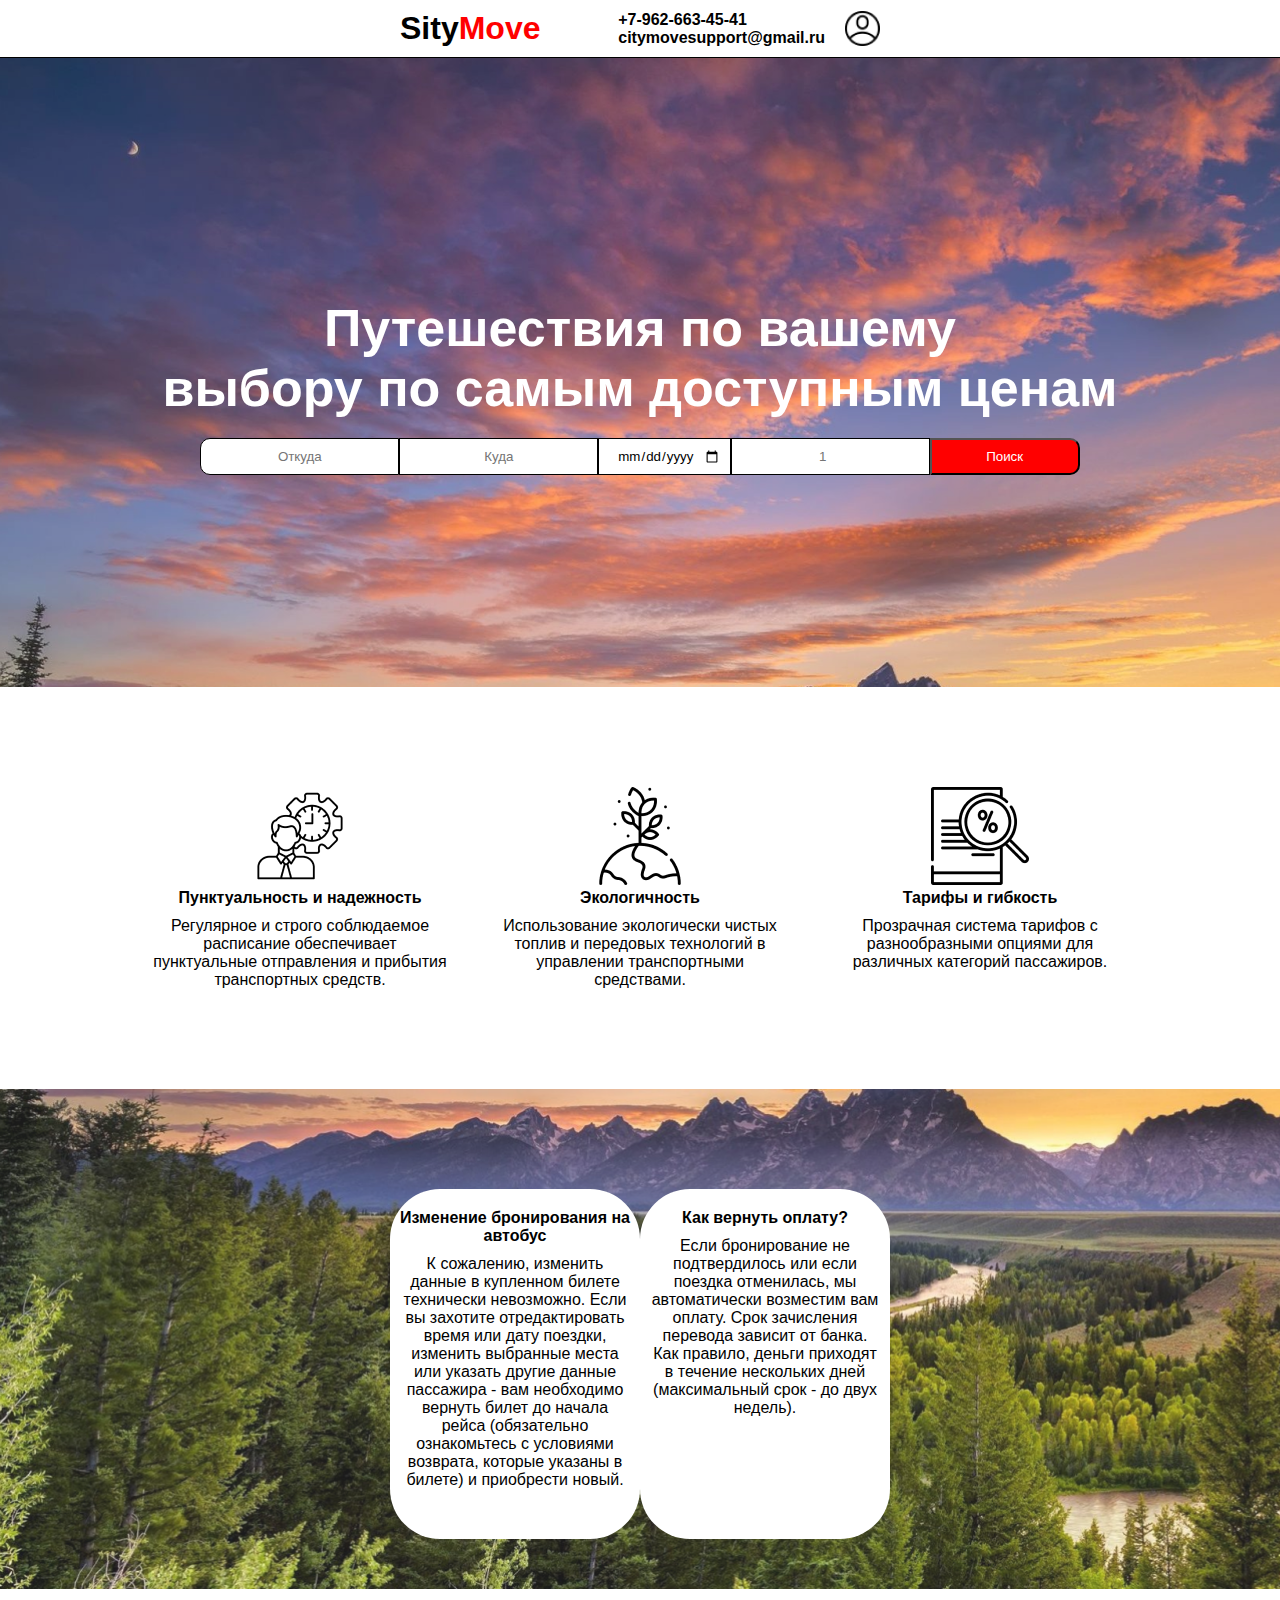
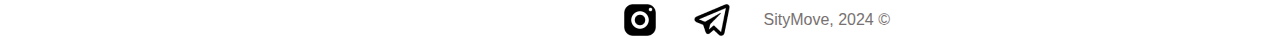
<file: index.html>
<!DOCTYPE html>
<html lang="en">
<head>
    <meta charset="UTF-8">
    <meta name="viewport" content="width=device-width, initial-scale=1.0">
    <title>SityMove</title>
    <link rel="stylesheet" href="css/style.css">
</head>
<body>
    <!-- Навигация страницы -->
    <header>
        <div class="header">
            <div class="logo">
                <a href="indexmain.html"><h1 class="logo_h1">Sity<span class="logo_span">Move</span></h1></a>
            </div>
            <div class="nav">
                <div class="contact">
                    <p class="info">+7-962-663-45-41</p>
                    <p class="info">citymovesupport@gmail.ru</p>
                </div>
                <button class="profile_img" onclick="openNav()"></button>
            </div>
        </div>
        <div class="overlai">
            <div class="overlai_nav">
                <button onclick="openLog()">Вход</button>
                <button onclick="openReg()">Регистрация</button>
            </div>
        </div>
        <div class="registration">
            <div class="registrationblock ">
                <form id="regForm">
                     <div class="name_reg">Регистрация</div>
                <div class="box_name">
                    <p>Введите почту</p>
                    <input type="email" id="regEmail">
                </div>
                <div class="box_name">
                    <p>Имя</p>
                    <input type="text" id="regName">
                </div>
                <div class="box_name">
                    <p>Фамилия</p>
                    <input type="text" id="regFam">
                </div>
                <div class="box_name">
                    <p>Дата рождения</p>
                    <input type="text" id="regDate">
                </div>
                <div class="box_name">
                    <p>Пароль</p>
                    <input type="password" id="regPassword">
                </div>
                <button type="submit" class="box_name_btn">Зарегистрироваться</button>
                </form>
            </div>
        </div>
        <div class="login">
            <div class="loginnblock ">
                <form id="loginForm">
                     <div class="name_reg">Вход</div>
                <div class="box_name">
                    <p>Введите почту</p>
                    <input type="email" id="email" required>
                </div>
                <div class="box_name">
                    <p>Пароль</p>
                    <input type="password" id="password" required>
                </div>
                <button type="submit" class="box_name_btn">Войти</button>
                </form>
            </div>
        </div>
    </header>
    <!-- Главная страница -->
    <section>
        
        <div class="main">
            <div class="slogan">
                <h1 class="slogan_h1">Путешествия по вашему</h1>
                <h1 class="slogan_h1">выбору по самым доступным ценам</h1>
            </div>
            <form action="" id="SearchForm">
                <div class="table">
                <input type="text" placeholder="Откуда" class="input_table one" id="departureCity">
                <input type="text" placeholder="Куда" class="input_table" id="arrivalCity">
                <input type="date" class="input_table date" id="date">
                <input type="number" placeholder="1" class="input_table" id="inputSearch">
                <button class="input_table_link" type="submit" >Поиск</button>
            </div>
            </form>
            
        </div>
        <div class="about">
            <div class="card">
                <div class="card_item">
                    <img src="img/image 7.png" alt="">
                    <h4>Пунктуальность и надежность</h4>
                    <p class="card_text">Регулярное и строго соблюдаемое 
                        расписание обеспечивает 
                        пунктуальные отправления и прибытия 
                        транспортных средств.</p>
                </div>
                <div class="card_item">
                    <img src="img/image 8.png" alt="">
                    <h4>Экологичность</h4>
                    <p class="card_text">Использование экологически чистых 
                        топлив и передовых технологий
                        в управлении транспортными средствами.</p>
                </div>
                <div class="card_item">
                    <img src="img/image 9.png" alt="">
                    <h4>Тарифы и гибкость</h4>
                    <p class="card_text">Прозрачная система тарифов 
                        с разнообразными опциями для 
                        различных категорий пассажиров.</p>
                </div>
            </div>
        </div>
        <div class="information">
            <div class="information_card">
                <div class="card_info">
                    <h4>Изменение бронирования на автобус</h4>
                    <p class="text_card_info">
                        К сожалению, изменить данные 
                        в купленном билете 
                        технически невозможно.

                        Если вы захотите отредактировать время
                        или дату поездки, 
                        изменить выбранные места 
                        или указать другие данные 
                        пассажира - вам необходимо вернуть 
                        билет до начала рейса (обязательно 
                        ознакомьтесь с условиями возврата,
                        которые указаны в билете) и 
                        приобрести новый.
                    </p>
                </div>
                <div class="card_info">
                    <h4>Как вернуть оплату?</h4>
                    <p class="text_card_info">
                        Если бронирование не подтвердилось 
                        или если поездка отменилась, 
                        мы автоматически возместим
                        вам оплату.

                        Срок зачисления перевода
                        зависит от банка. 
                        Как правило, деньги приходят 
                        в течение нескольких дней 
                        (максимальный срок - до двух недель).
                    </p>
                </div>
            </div>
        </div>
    </section>
    <footer>
        <div class="footer">
            <img class="footer_img" src="img/image 14.png" alt="">
            <img class="footer_img" src="img/image 15.png" alt="">
            <p class="footer_text">SityMove, 2024 ©</p>
        </div>
    </footer>
    <script src="js/script.js"></script>
</body>
</html>
</file>
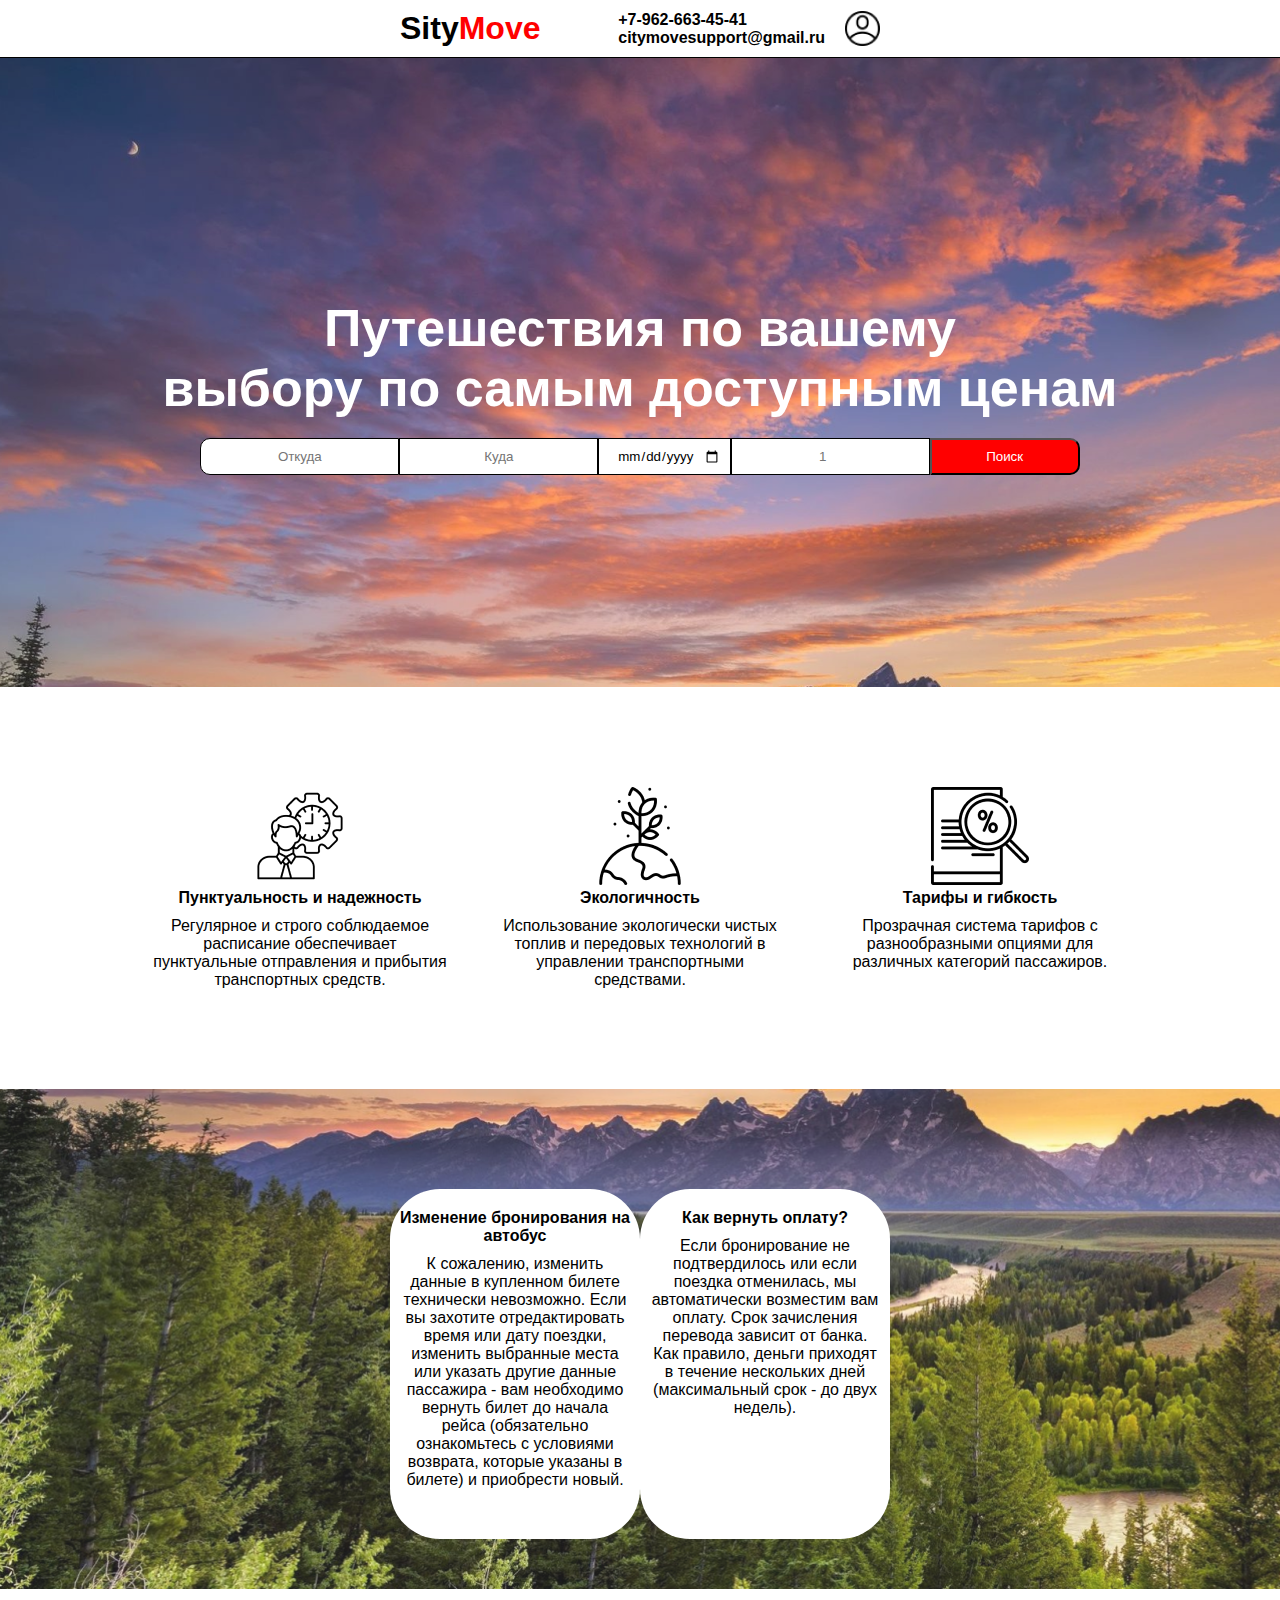
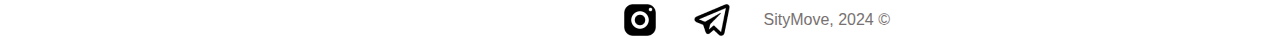
<file: indexmain.html>
<!DOCTYPE html>
<html lang="en">
<head>
    <meta charset="UTF-8">
    <meta name="viewport" content="width=device-width, initial-scale=1.0">
    <title>SityMove</title>
    <link rel="stylesheet" href="css/style.css">
</head>
<body>
    <!-- Навигация страницы -->
    <header>
        <div class="header">
            <div class="logo">
                <a href="../index.html"><h1 class="logo_h1">Sity<span class="logo_span">Move</span></h1></a>
            </div>
            <div class="nav">
                <div class="contact">
                    <p class="info">+7-962-663-45-41</p>
                    <p class="info">citymovesupport@gmail.ru</p>
                </div>
                <button class="profile_img" onclick="openNav()"></button>
            </div>
        </div>
        <div class="overlai">
            <div class="overlai_nav">
                <a href="html/LK.html">Личный кабинет</a>
                <a href="indexmain.html">Выход</a>
            </div>
           
        </div>
    </header>
    <!-- Главная страница -->
    <section>
        
        <div class="main">
            <div class="slogan">
                <h1 class="slogan_h1">Путешествия по вашему</h1>
                <h1 class="slogan_h1">выбору по самым доступным ценам</h1>
            </div>
            <form action="">
                <div class="table">
                <input type="text" placeholder="Откуда" class="input_table one" id="inputSearch">
                <input type="text" placeholder="Куда" class="input_table" id="inputSearch">
                <input type="date" class="input_table date" id="inputSearch">
                <input type="number" placeholder="1" class="input_table" id="inputSearch">
                <button class="input_table_link" type="submit" onclick="openSearchPage()">Поиск</button>
            </div>
            </form>
            
        </div>
        <div class="about">
            <div class="card">
                <div class="card_item">
                    <img src="img/image 7.png" alt="">
                    <h4>Пунктуальность и надежность</h4>
                    <p class="card_text">Регулярное и строго соблюдаемое 
                        расписание обеспечивает 
                        пунктуальные отправления и прибытия 
                        транспортных средств.</p>
                </div>
                <div class="card_item">
                    <img src="img/image 8.png" alt="">
                    <h4>Экологичность</h4>
                    <p class="card_text">Использование экологически чистых 
                        топлив и передовых технологий
                        в управлении транспортными средствами.</p>
                </div>
                <div class="card_item">
                    <img src="img/image 9.png" alt="">
                    <h4>Тарифы и гибкость</h4>
                    <p class="card_text">Прозрачная система тарифов 
                        с разнообразными опциями для 
                        различных категорий пассажиров.</p>
                </div>
            </div>
        </div>
        <div class="information">
            <div class="information_card">
                <div class="card_info">
                    <h4>Изменение бронирования на автобус</h4>
                    <p class="text_card_info">
                        К сожалению, изменить данные 
                        в купленном билете 
                        технически невозможно.

                        Если вы захотите отредактировать время
                        или дату поездки, 
                        изменить выбранные места 
                        или указать другие данные 
                        пассажира - вам необходимо вернуть 
                        билет до начала рейса (обязательно 
                        ознакомьтесь с условиями возврата,
                        которые указаны в билете) и 
                        приобрести новый.
                    </p>
                </div>
                <div class="card_info">
                    <h4>Как вернуть оплату?</h4>
                    <p class="text_card_info">
                        Если бронирование не подтвердилось 
                        или если поездка отменилась, 
                        мы автоматически возместим
                        вам оплату.

                        Срок зачисления перевода
                        зависит от банка. 
                        Как правило, деньги приходят 
                        в течение нескольких дней 
                        (максимальный срок - до двух недель).
                    </p>
                </div>
            </div>
        </div>
    </section>
    <footer>
        <div class="footer">
            <img class="footer_img" src="img/image 14.png" alt="">
            <img class="footer_img" src="img/image 15.png" alt="">
            <p class="footer_text">SityMove, 2024 ©</p>
        </div>
    </footer>
    <script src="js/script.js"></script>
</body>
</html>
</file>
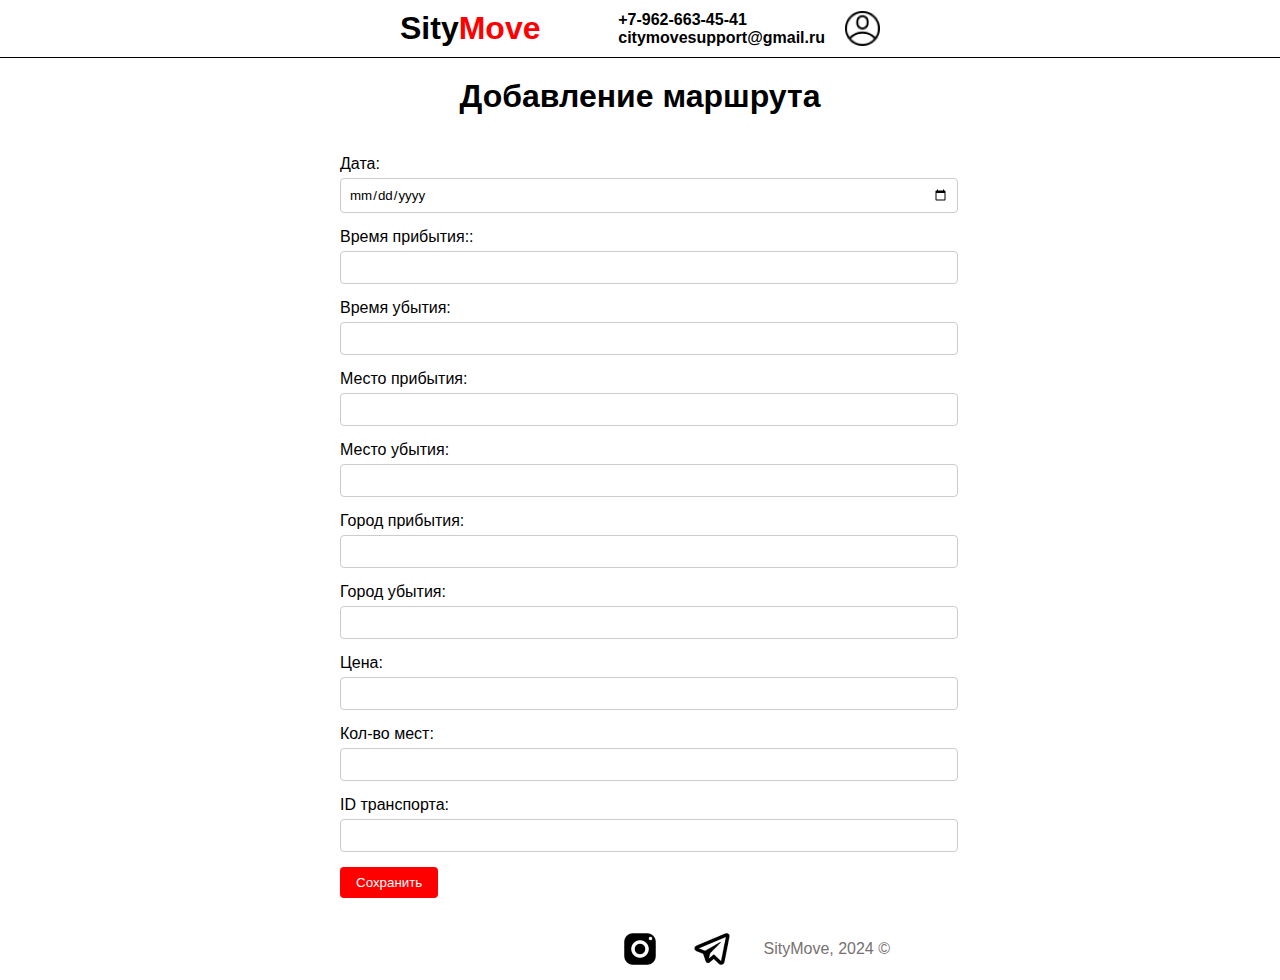
<file: html/addmarshrut.html>
<!DOCTYPE html>
<html lang="en">
<head>
    <meta charset="UTF-8">
    <meta name="viewport" content="width=device-width, initial-scale=1.0">
    <title>SityMove</title>
    <link rel="stylesheet" href="../css/style.css">
</head>
<body>
    <header>
        <div class="header">
            <div class="logo">
                <a href="../indexmain.html"><h1 class="logo_h1">Sity<span class="logo_span">Move</span></h1></a>
            </div>
            <div class="nav">
                <div class="contact">
                    <p class="info">+7-962-663-45-41</p>
                    <p class="info">citymovesupport@gmail.ru</p>
                </div>
                <button class="profile_img"></button>
            </div>
        </div>
    </header>
    <h1 class="text12">Добавление маршрута</h1>
    <div class="container1">
        <form id="addForm" action="/submit" method="post">
            <div class="form-group">
                <label for="date">Дата:</label>
                <input class="textarea" type="date" id="date" name="Date" class="form-control" required>
            </div>
    
            <div class="form-group">
                <label for="arrivalTime">Время прибытия::</label>
                <input class="textarea" type="text" id="arrivalTime" name="ArrivalTime" class="form-control" required>
            </div>
    
            <div class="form-group">
                <label for="departureTime">Время убытия:</label>
                <input class="textarea" type="text" id="departureTime" name="DepartureTime" class="form-control" required>
            </div>
    
            <div class="form-group">
                <label for="placeArrival">Место прибытия:</label>
                <input class="textarea" type="text" id="placeArrival" name="PlaceArrival" class="form-control" required>
            </div>
    
            <div class="form-group">
                <label for="placeDeparture">Место убытия:</label>
                <input class="textarea" type="text" id="placeDeparture" name="PlaceDeparture" class="form-control" required>
            </div>
    
            <div class="form-group">
                <label for="cityArrival">Город прибытия:</label>
                <input class="textarea" type="text" id="cityArrival" name="СityArrival" class="form-control" required>
            </div>
    
            <div class="form-group">
                <label for="cityDeparture">Город убытия:</label>
                <input class="textarea" type="text" id="cityDeparture" name="CityDeparture" class="form-control" required>
            </div>
    
            <div class="form-group">
                <label for="cost">Цена:</label>
                <input class="textarea" type="text" id="cost" name="Cost" class="form-control" required>
            </div>
    
            <div class="form-group">
                <label for="numberSeats">Кол-во мест:</label>
                <input class="textarea" type="text" id="numberSeats" name="NumberSeats" class="form-control" required>
            </div>
    
            <div class="form-group">
                <label for="vehicleId">ID транспорта:</label>
                <input class="textarea" type="text" id="vehicleId" name="VehicleId" class="form-control" required>
            </div>
    
            <button type="submit" class="btn btn-primary">Сохранить</button>
        </form>
    </div>
    

    <footer>
        <div class="footer">
            <img class="footer_img" src="../img/image 14.png" alt="">
            <img class="footer_img" src="../img/image 15.png" alt="">
            <p class="footer_text">SityMove, 2024 ©</p>
        </div>
    </footer>

    <script>
        document.getElementById('addForm').addEventListener('submit', function(event) {
                event.preventDefault();

                const date = document.getElementById('date').value;
                const arrivalt = document.getElementById('arrivalTime').value;
                const departuret = document.getElementById('departureTime').value;
                const placea = document.getElementById('placeArrival').value;
                const placed = document.getElementById('placeDeparture').value;
                const citya = document.getElementById('cityArrival').value;
                const cityd = document.getElementById('cityDeparture').value;
                const cost = document.getElementById('cost').value;
                const numbers = document.getElementById('numberSeats').value;
                const vid = document.getElementById('vehicleId').value;

                fetch(`http://85.193.85.147:5000/TransportRoutes/RoutesAdd`, {
                    method: 'POST',
                    headers: {
                        'Content-Type': 'application/json'
                    },
                    body: JSON.stringify({
                        Date: date,
                        ArrivalTime: arrivalt,
                        DepartureTime: departuret,
                        PlaceArrival: placea,
                        PlaceDeparture: placed,
                        CityArrival: citya,
                        CityDeparture: cityd,
                        Cost: cost,
                        NumberSeats: numbers,
                        VehicleId: vid
                    })
                })
                .then(response => {
                    if (response.ok) {
                        alert('Маршрут успешно добавлен');
                        window.location.href = '../html/yprav.html'
                    } else {
                        alert('Ошибка при добавлении маршрута');
                    }
                })
                .catch(error => {
                    console.error('Ошибка:', error);
                    alert('Ошибка при обновлении информации');
                });
            });
    </script>
</body>
</html>
</file>
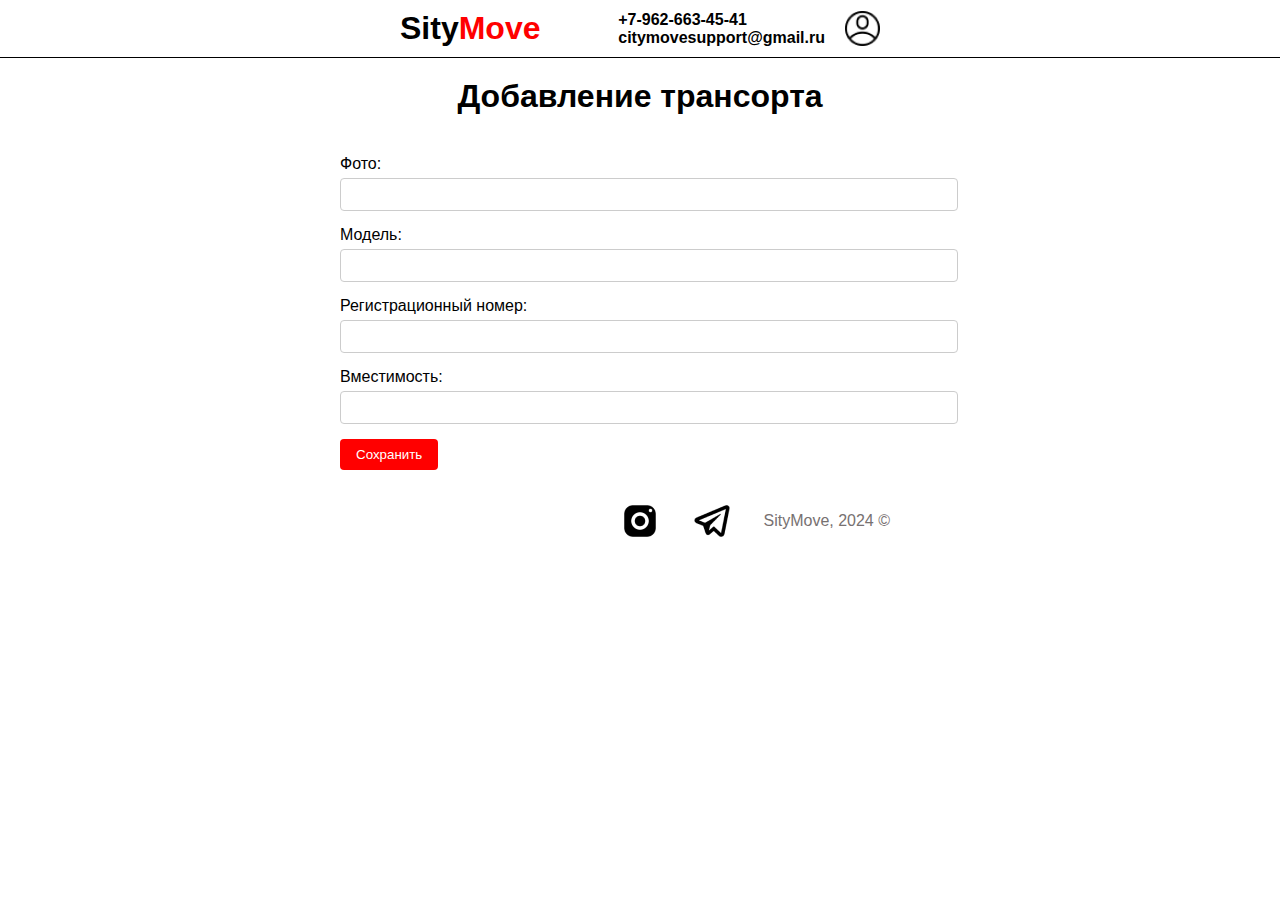
<file: html/addtransport.html>
<!DOCTYPE html>
<html lang="en">
<head>
    <meta charset="UTF-8">
    <meta name="viewport" content="width=device-width, initial-scale=1.0">
    <title>SityMove</title>
    <link rel="stylesheet" href="../css/style.css">
</head>
<body>
    <header>
        <div class="header">
            <div class="logo">
                <a href="../indexmain.html"><h1 class="logo_h1">Sity<span class="logo_span">Move</span></h1></a>
            </div>
            <div class="nav">
                <div class="contact">
                    <p class="info">+7-962-663-45-41</p>
                    <p class="info">citymovesupport@gmail.ru</p>
                </div>
                <button class="profile_img"></button>
            </div>
        </div>
    </header>
    <h1 class="text12">Добавление трансорта</h1>
    <div class="container1">
    <form id="addForm" action="/submit" method="post">
        <div class="form-group">
            <label for="Photo">Фото:</label>
            <input class="textarea" type="text" id="Photo" name="photo" class="form-control" required>
        </div>

        <div class="form-group">
            <label for="Model">Модель:</label>
            <input class="textarea" type="text" id="Model" name="model" class="form-control" required>
        </div>

        <div class="form-group">
            <label for="RegistrationNumber">Регистрационный номер:</label>
            <input class="textarea" type="text" id="RegistrationNumber" name="number" class="form-control" required>
        </div>

        <div class="form-group">
            <label for="Capacity">Вместимость:</label>
            <input class="textarea" type="text" id="Capacity" name="capacity" class="form-control" required>
        </div>

        <button type="submit" class="btn btn-primary">Сохранить</button>
    </form>
    </div>
    

    <footer>
        <div class="footer">
            <img class="footer_img" src="../img/image 14.png" alt="">
            <img class="footer_img" src="../img/image 15.png" alt="">
            <p class="footer_text">SityMove, 2024 ©</p>
        </div>
    </footer>

    <script>
        document.getElementById('addForm').addEventListener('submit', function(event) {
                event.preventDefault();

                const photo = document.getElementById('Photo').value;
                const model = document.getElementById('Model').value;
                const number = document.getElementById('RegistrationNumber').value;
                const capacity = document.getElementById('Capacity').value;

                fetch(`http://85.193.85.147:5000/Vehicles/VehicleAdd`, {
                    method: 'POST',
                    headers: {
                        'Content-Type': 'application/json'
                    },
                    body: JSON.stringify({
                        Photo: photo,
                        Model: model,
                        RegistrationNumber: number,
                        Capacity: parseInt(capacity)
                    })
                })
                .then(response => {
                    if (response.ok) {
                        alert('Трансопрт успешно добавлен');
                        window.location.href = '../html/park.html'
                    } else {
                        alert('Ошибка при добавлении трансопрта');
                    }
                })
                .catch(error => {
                    console.error('Ошибка:', error);
                    alert('Ошибка при обновлении информации');
                });
            });
    </script>
</body>
</html>
</file>
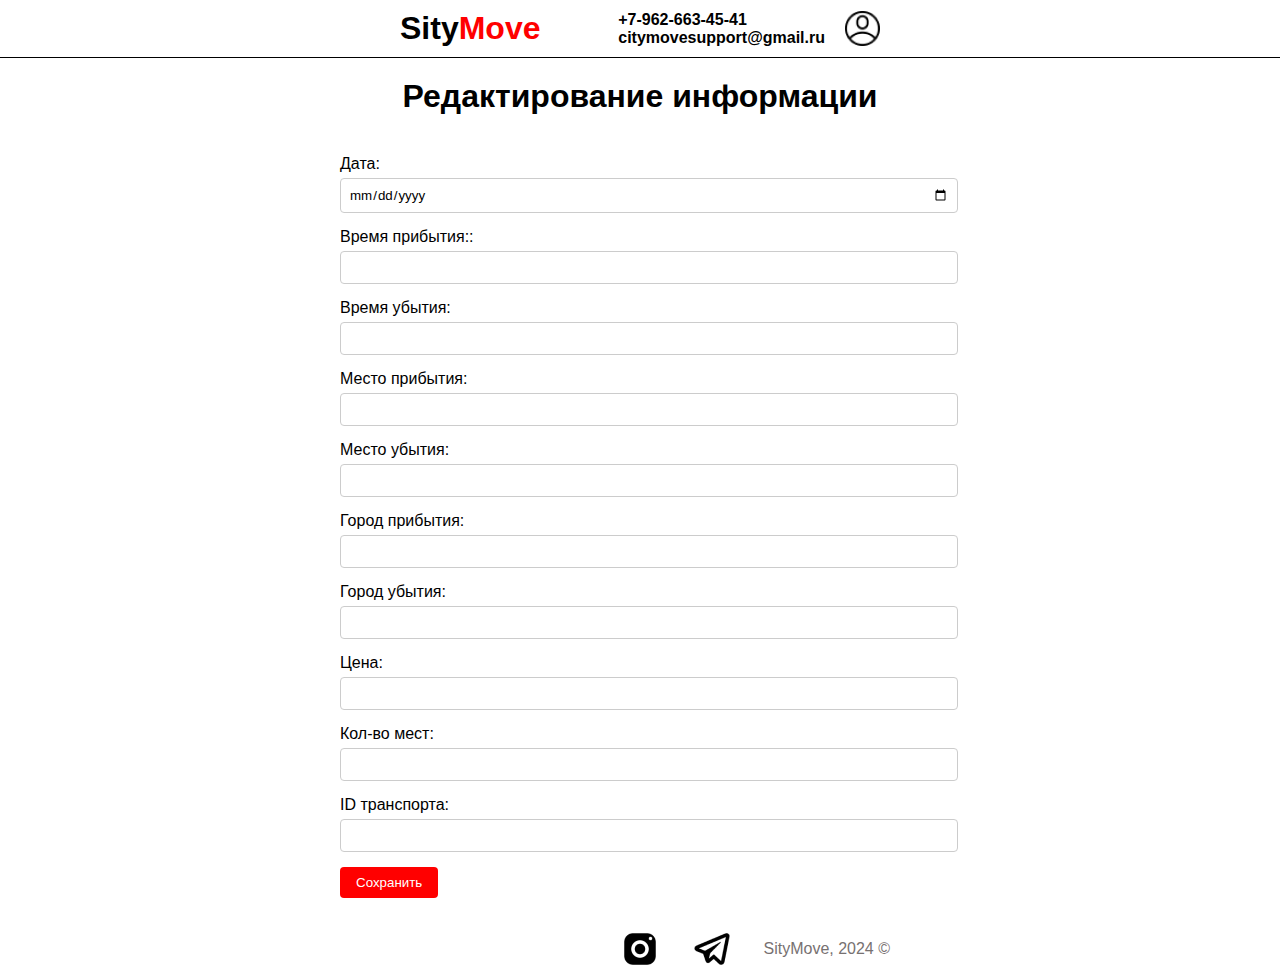
<file: html/editmarshrut.html>
<!DOCTYPE html>
<html lang="en">
<head>
    <meta charset="UTF-8">
    <meta name="viewport" content="width=device-width, initial-scale=1.0">
    <title>SityMove</title>
    <link rel="stylesheet" href="../css/style.css">
</head>
<body>
    <header>
        <div class="header">
            <div class="logo">
                <a href="../indexmain.html"><h1 class="logo_h1">Sity<span class="logo_span">Move</span></h1></a>
            </div>
            <div class="nav">
                <div class="contact">
                    <p class="info">+7-962-663-45-41</p>
                    <p class="info">citymovesupport@gmail.ru</p>
                </div>
                <button class="profile_img"></button>
            </div>
        </div>
    </header>
    <h1 class="text12">Редактирование информации</h1>
    <div class="container1">
    <form id="editForm" action="/submit" method="post">
        <div class="form-group">
            <label for="date">Дата:</label>
            <input class="textarea" type="date" id="date" name="Date" class="form-control" required>
        </div>

        <div class="form-group">
            <label for="arrivalTime">Время прибытия::</label>
            <input class="textarea" type="text" id="arrivalTime" name="ArrivalTime" class="form-control" required>
        </div>

        <div class="form-group">
            <label for="departureTime">Время убытия:</label>
            <input class="textarea" type="text" id="departureTime" name="DepartureTime" class="form-control" required>
        </div>

        <div class="form-group">
            <label for="placeArrival">Место прибытия:</label>
            <input class="textarea" type="text" id="placeArrival" name="PlaceArrival" class="form-control" required>
        </div>

        <div class="form-group">
            <label for="placeDeparture">Место убытия:</label>
            <input class="textarea" type="text" id="placeDeparture" name="PlaceDeparture" class="form-control" required>
        </div>

        <div class="form-group">
            <label for="cityArrival">Город прибытия:</label>
            <input class="textarea" type="text" id="cityArrival" name="СityArrival" class="form-control" required>
        </div>

        <div class="form-group">
            <label for="cityDeparture">Город убытия:</label>
            <input class="textarea" type="text" id="cityDeparture" name="CityDeparture" class="form-control" required>
        </div>

        <div class="form-group">
            <label for="cost">Цена:</label>
            <input class="textarea" type="text" id="cost" name="Cost" class="form-control" required>
        </div>

        <div class="form-group">
            <label for="numberSeats">Кол-во мест:</label>
            <input class="textarea" type="text" id="numberSeats" name="NumberSeats" class="form-control" required>
        </div>

        <div class="form-group">
            <label for="vehicleId">ID транспорта:</label>
            <input class="textarea" type="text" id="vehicleId" name="VehicleId" class="form-control" required>
        </div>

        <button type="submit" class="btn btn-primary">Сохранить</button>
    </form>
    </div>
    

    <footer>
        <div class="footer">
            <img class="footer_img" src="../img/image 14.png" alt="">
            <img class="footer_img" src="../img/image 15.png" alt="">
            <p class="footer_text">SityMove, 2024 ©</p>
        </div>
    </footer>

    <script>
        // Функция для получения параметра из URL
        function getQueryParam(param) {
            const urlParams = new URLSearchParams(window.location.search);
            return urlParams.get(param);
        }
        

        document.addEventListener('DOMContentLoaded', () => {
            const routeId = getQueryParam('id');
            if (routeId) {
                fetch(`http://85.193.85.147:5000/TransportRoutes/RoutesInfoID?Id=${routeId}`, {
                    method: 'GET',
                    headers: {
                        'Content-Type': 'application/json'
                    }
                })
                .then(response => response.json())
                .then(route => {
                    document.getElementById('date').value = route.Date;
                    document.getElementById('arrivalTime').value = route.ArrivalTime;
                    document.getElementById('departureTime').value = route.DepartureTime;
                    document.getElementById('placeArrival').value = route.PlaceArrival;
                    document.getElementById('placeDeparture').value = route.PlaceDeparture;
                    document.getElementById('cityArrival').value = route.CityArrival;
                    document.getElementById('cityDeparture').value = route.CityDeparture;
                    document.getElementById('cost').value = route.Cost;
                    document.getElementById('numberSeats').value = route.NumberSeats;
                    document.getElementById('vehicleId').value = route.VehicleId;
                })
                .catch(error => {
                    console.error('Ошибка загрузки данных автомобиля:', error);
                });
            }

            document.getElementById('editForm').addEventListener('submit', function(event) {
                event.preventDefault();

                const date = document.getElementById('date').value;
                const arrivalt = document.getElementById('arrivalTime').value;
                const departuret = document.getElementById('departureTime').value;
                const placea = document.getElementById('placeArrival').value;
                const placed = document.getElementById('placeDeparture').value;
                const citya = document.getElementById('cityArrival').value;
                const cityd = document.getElementById('cityDeparture').value;
                const cost = document.getElementById('cost').value;
                const numbers = document.getElementById('numberSeats').value;
                const vid = document.getElementById('vehicleId').value;

                fetch(`http://85.193.85.147:5000/TransportRoutes/EditRoutes?Id=${routeId}`, {
                    method: 'PUT',
                    headers: {
                        'Content-Type': 'application/json'
                    },
                    body: JSON.stringify({
                        Date: date,
                        ArrivalTime: arrivalt,
                        DepartureTime: departuret,
                        PlaceArrival: placea,
                        PlaceDeparture: placed,
                        CityArrival: citya,
                        CityDeparture: cityd,
                        Cost: cost,
                        NumberSeats: numbers,
                        VehicleId: vid
                    })
                })
                .then(response => {
                    if (response.ok) {
                        alert('Информация успешно обновлена');
                        window.location.href = '../html/yprav.html'
                    } else {
                        alert('Ошибка при обновлении информации');
                    }
                })
                .catch(error => {
                    console.error('Ошибка:', error);
                    alert('Ошибка при обновлении информации');
                });
            });
        });
    </script>
</body>
</html>
</file>
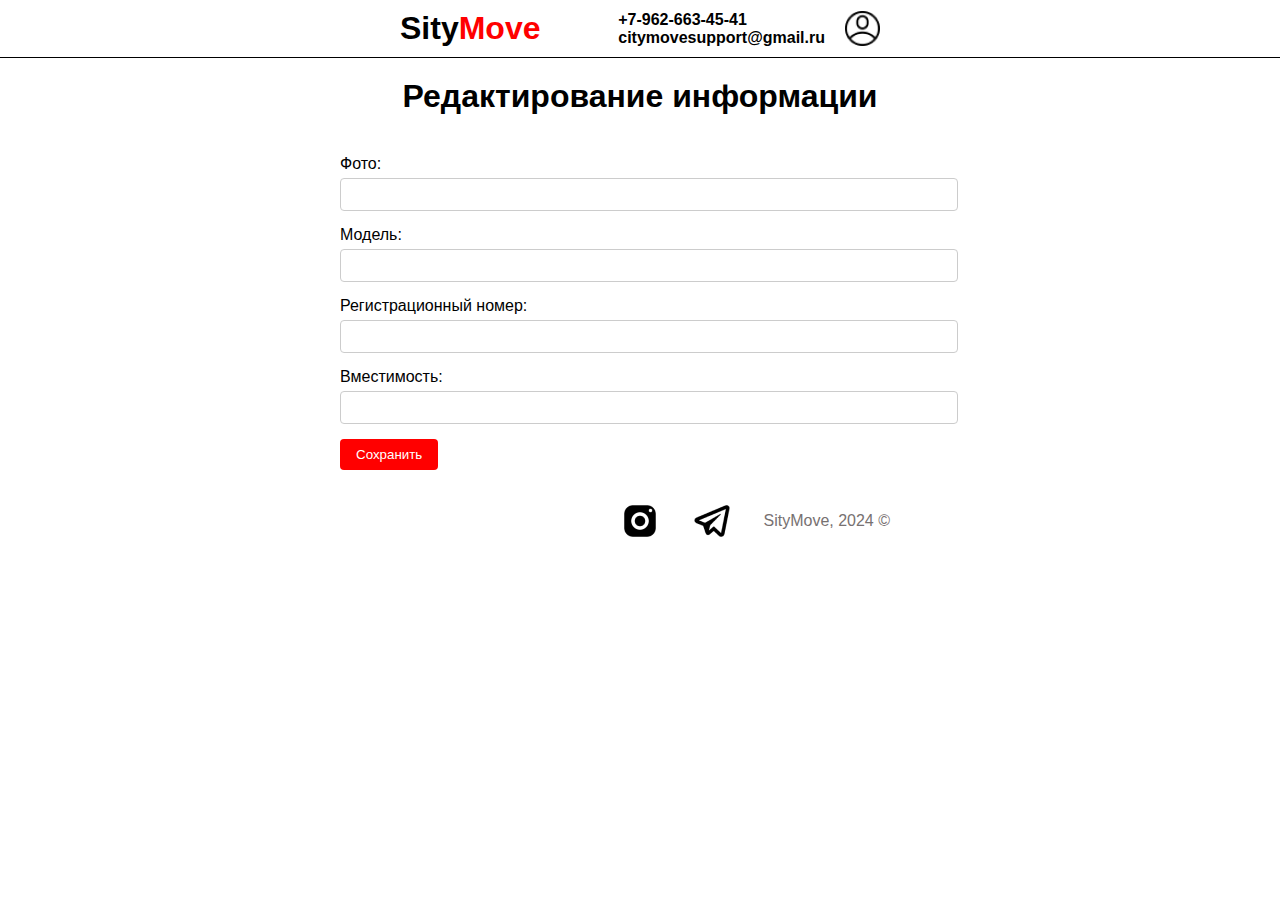
<file: html/edittransport.html>
<!DOCTYPE html>
<html lang="en">
<head>
    <meta charset="UTF-8">
    <meta name="viewport" content="width=device-width, initial-scale=1.0">
    <title>SityMove</title>
    <link rel="stylesheet" href="../css/style.css">
</head>
<body>
    <header>
        <div class="header">
            <div class="logo">
                <a href="../indexmain.html"><h1 class="logo_h1">Sity<span class="logo_span">Move</span></h1></a>
            </div>
            <div class="nav">
                <div class="contact">
                    <p class="info">+7-962-663-45-41</p>
                    <p class="info">citymovesupport@gmail.ru</p>
                </div>
                <button class="profile_img"></button>
            </div>
        </div>
    </header>
    <h1 class="text12">Редактирование информации</h1>
    <div class="container1">
    <form id="editForm" action="/submit" method="post">
        <div class="form-group">
            <label for="Photo">Фото:</label>
            <input class="textarea" type="text" id="Photo" name="photo" class="form-control" required>
        </div>

        <div class="form-group">
            <label for="Model">Модель:</label>
            <input class="textarea" type="text" id="Model" name="model" class="form-control" required>
        </div>

        <div class="form-group">
            <label for="RegistrationNumber">Регистрационный номер:</label>
            <input class="textarea" type="text" id="RegistrationNumber" name="number" class="form-control" required>
        </div>

        <div class="form-group">
            <label for="Capacity">Вместимость:</label>
            <input class="textarea" type="text" id="Capacity" name="capacity" class="form-control" required>
        </div>

        <button type="submit" class="btn btn-primary">Сохранить</button>
    </form>
    </div>
    

    <footer>
        <div class="footer">
            <img class="footer_img" src="../img/image 14.png" alt="">
            <img class="footer_img" src="../img/image 15.png" alt="">
            <p class="footer_text">SityMove, 2024 ©</p>
        </div>
    </footer>

    <script>
        // Функция для получения параметра из URL
        function getQueryParam(param) {
            const urlParams = new URLSearchParams(window.location.search);
            return urlParams.get(param);
        }
        

        document.addEventListener('DOMContentLoaded', () => {
            const carId = getQueryParam('id');
            console.log(carId)
            if (carId) {
                fetch(`http://85.193.85.147:5000/Vehicles/VehicleInfoID?ID=${carId}`, {
                    method: 'GET',
                    headers: {
                        'Content-Type': 'application/json'
                    }
                })
                .then(response => response.json())
                .then(car => {
                    document.getElementById('Photo').value = car.Photo;
                    document.getElementById('Model').value = car.Model;
                    document.getElementById('RegistrationNumber').value = car.RegistrationNumber;
                    document.getElementById('Capacity').value = car.Capacity;
                })
                .catch(error => {
                    console.error('Ошибка загрузки данных автомобиля:', error);
                });
            }

            document.getElementById('editForm').addEventListener('submit', function(event) {
                event.preventDefault();

                const photo = document.getElementById('Photo').value;
                const model = document.getElementById('Model').value;
                const number = document.getElementById('RegistrationNumber').value;
                const capacity = document.getElementById('Capacity').value;

                fetch(`http://85.193.85.147:5000/Vehicles/EditVehicle?ID=${carId}`, {
                    method: 'PUT',
                    headers: {
                        'Content-Type': 'application/json'
                    },
                    body: JSON.stringify({
                        Photo: photo,
                        Model: model,
                        RegistrationNumber: number,
                        Capacity: parseInt(capacity)
                    })
                })
                .then(response => {
                    if (response.ok) {
                        alert('Информация успешно обновлена');
                        window.location.href = '../html/park.html'
                    } else {
                        alert('Ошибка при обновлении информации');
                    }
                })
                .catch(error => {
                    console.error('Ошибка:', error);
                    alert('Ошибка при обновлении информации');
                });
            });
        });
    </script>
</body>
</html>
</file>
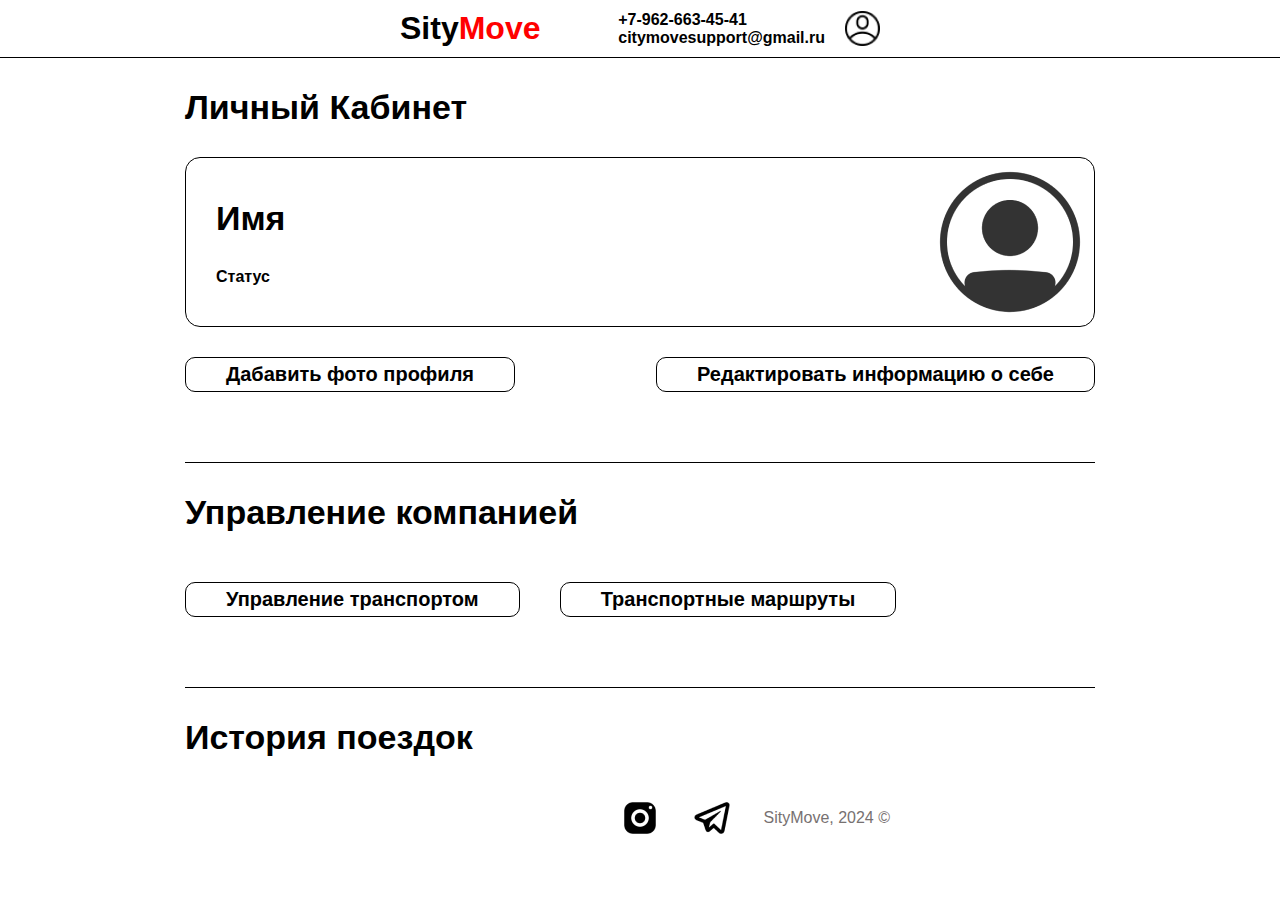
<file: html/LK.html>
<!DOCTYPE html>
<html lang="en">
<head>
    <meta charset="UTF-8">
    <meta name="viewport" content="width=device-width, initial-scale=1.0">
    <title>SityMove</title>
    <link rel="stylesheet" href="../css/style.css">
</head>
<body>
    <!-- Навигация страницы -->
    <header>
        <div class="header">
            <div class="logo">
                <a href="../indexmain.html"><h1 class="logo_h1">Sity<span class="logo_span">Move</span></h1></a>
            </div>
            <div class="nav">
                <div class="contact">
                    <p class="info">+7-962-663-45-41</p>
                    <p class="info">citymovesupport@gmail.ru</p>
                </div>
                <button class="profile_img"></button>
            </div>
        </div>
    </header>
    <section>
        <div class="lk">
            <h1 class="lk_logo">Личный Кабинет</h1>
            <div class="lk_main">
                <div class="lk_info">
                    <div class="name">
                        <h1>Имя</h1>
                        <p>Статус</p>
                    </div>
                    <img class="avatar" src="../img/image 12.png">
                </div>
                
            </div>
            <div class="settings">
                <a href="#" class="lk_link">Дабавить фото профиля</a>
                <a href="#" class="lk_link">Редактировать информацию о себе</a>
            </div>
            <div class="line"></div>
            <h1 class="lk_logo">Управление компанией</h1>
            <div class="settings show">
                <a href="../html/park.html" class="lk_link">Управление транспортом</a>
                <a href="../html/yprav.html" class="lk_link">Транспортные маршруты</a>
            </div>
            <div class="line"></div>
            <h1 class="lk_logo">История поездок</h1>
        </div>
    </section>
    <footer>
        <div class="footer">
            <img class="footer_img" src="../img/image 14.png" alt="">
            <img class="footer_img" src="../img/image 15.png" alt="">
            <p class="footer_text">SityMove, 2024 ©</p>
        </div>
    </footer>
</body>
</html>
</file>
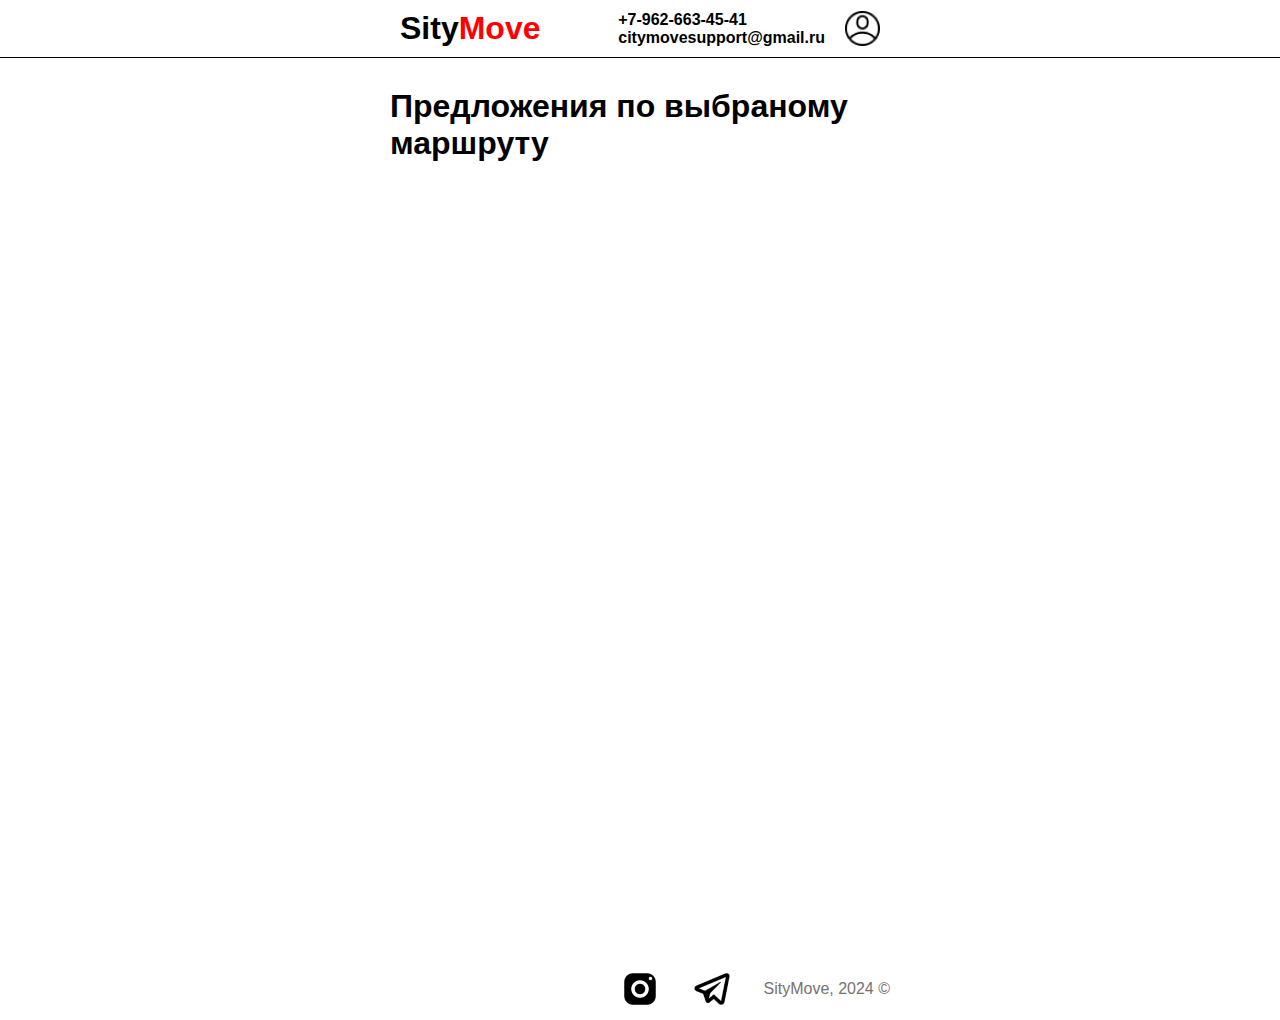
<file: html/marshrut.html>
<!DOCTYPE html>
<html lang="en">
<head>
    <meta charset="UTF-8">
    <meta name="viewport" content="width=device-width, initial-scale=1.0">
    <title>SityMove</title>
    <link rel="stylesheet" href="../css/style.css">
</head>
<body>
    <!-- Навигация страницы -->
    <header>
        <div class="header">
            <div class="logo">
                <a href="../indexmain.html"><h1 class="logo_h1">Sity<span class="logo_span">Move</span></h1></a>
            </div>
            <div class="nav">
                <div class="contact">
                    <p class="info">+7-962-663-45-41</p>
                    <p class="info">citymovesupport@gmail.ru</p>
                </div>
                <button class="profile_img"></button>
            </div>
        </div>
    </header>
    <section class="page">
        <div class="namePage"><h1>Предложения по выбраному маршруту</h1></div>
        <div class="block_item_card">
            
        </div>
    </section>
    <footer>
        <div class="footer">
            <img class="footer_img" src="../img/image 14.png" alt="">
            <img class="footer_img" src="../img/image 15.png" alt="">
            <p class="footer_text">SityMove, 2024 ©</p>
        </div>
    </footer>

    <script>
        document.addEventListener('DOMContentLoaded', function() {
            displayOffers();
        });

        function displayOffers() {
            const data = JSON.parse(localStorage.getItem('offers'));
            console.log(data);

            const cardContainer = document.querySelector('.block_item_card');
            cardContainer.innerHTML = '';

            data.forEach(offer => {
                const card = document.createElement('div');
                card.classList.add('item_card');

                // Создать содержимое карточки на основе данных предложения
                const content = `
                <div class="top_content">
                    <h1>${offer.departureTime}</h1>
                    <p>Время в пути</p>
                    <h1>${offer.arrivalTime}</h1>
                </div>
                <div class="center_content">
                    <div class="left_content">
                        <h3>${offer.date}</h3>
                        <p>${offer.placeDeparture}</p>
                        <p>${offer.cityDeparture}</p>
                    </div>
                    <div class="right_content">
                        <h3>${offer.date}</h3>
                        <p>${offer.placeArrival}</p>
                        <p>${offer.cityArrival}</p>
                    </div>
                </div>
                <div class="bottom_content">
                    <h1 class="cost">${offer.cost} р.</h1>
                    <button class="buy" onclick="">Купить билет</button>
                </div>
                `;
                card.innerHTML = content;

                cardContainer.appendChild(card);
            });
        }
    </script>

</body>
</html>
</file>
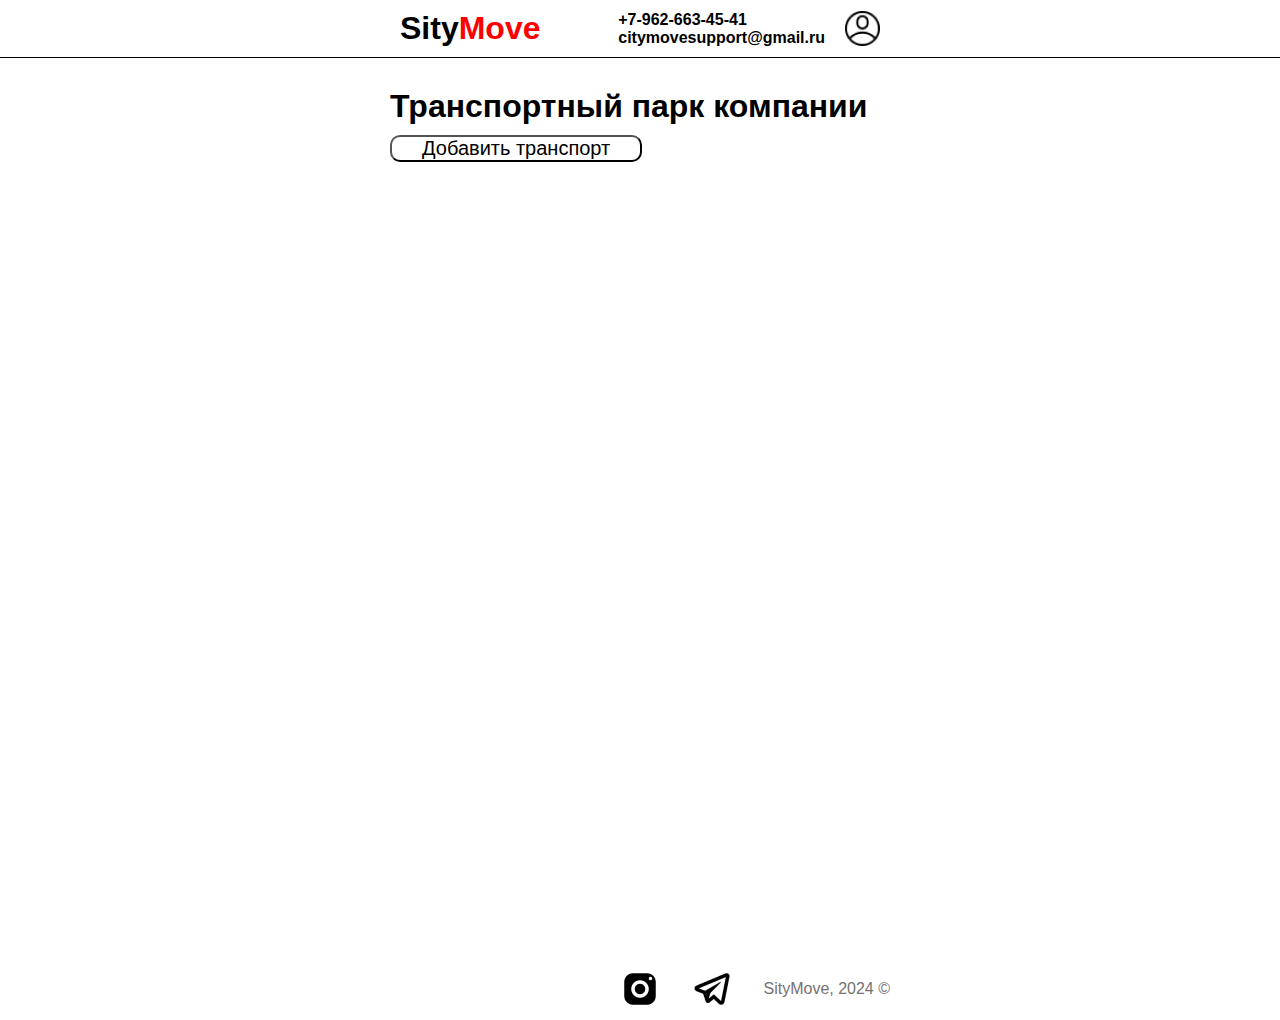
<file: html/park.html>
<!DOCTYPE html>
<html lang="en">
<head>
    <meta charset="UTF-8">
    <meta name="viewport" content="width=device-width, initial-scale=1.0">
    <title>SityMove</title>
    <link rel="stylesheet" href="../css/style.css">
</head>
<body>
    <!-- Навигация страницы -->
    <header>
        <div class="header">
            <div class="logo">
                <a href="../indexmain.html"><h1 class="logo_h1">Sity<span class="logo_span">Move</span></h1></a>
            </div>
            <div class="nav">
                <div class="contact">
                    <p class="info">+7-962-663-45-41</p>
                    <p class="info">citymovesupport@gmail.ru</p>
                </div>
                <button class="profile_img"></button>
            </div>
        </div>
    </header>
    <section class="page">
        <div class="namePage"><h1>Транспортный парк компании</h1></div>
        <button class="add_car" onclick="window.location.href='../html/addtransport.html'">Добавить транспорт</button>
        <div class="park">
            <div class="block_item_park">
                
            </div>
            
            
        </div>
    </section>
    <footer>
        <div class="footer">
            <img class="footer_img" src="../img/image 14.png" alt="">
            <img class="footer_img" src="../img/image 15.png" alt="">
            <p class="footer_text">SityMove, 2024 ©</p>
        </div>
    </footer>

    <script>
        fetch('http://85.193.85.147:5000/Vehicles/VehicleList', {
                method: 'GET',
                headers: {
                    'Content-Type': 'application/json'
                }
            })
            .then(response => {
                if (!response.ok) {
                    throw new Error('Ошибка сети');
                }
                return response.json();
            })
            .then(data => {
                const cardContainer = document.querySelector('.block_item_park');
                cardContainer.innerHTML = '';

                data.forEach(cars => {
                const card = document.createElement('div');
                card.dataset.id = cars.VehicleID;
                card.classList.add('item_car');

                // Создать содержимое карточки на основе данных предложения
                const content = `
                <div class="right_image">
                        <img src="${cars.Photo}" alt="">
                    </div>
                    <div class="info_car">
                        <p>${cars.Model}</p>
                        <p>${cars.RegistrationNumber}</p>
                        <div class="info_car_bottom">
                            <p>Вместимость: ${cars.Capacity}</p>
                            <div class="info_car_bottom_info">
                                <img class="edit-icon" src="../img/image 16.png" alt="" data-id="${cars.VehicleID}">
                                <img class="delete-icon" src="../img/image 17.png" alt="" data-id="${cars.VehicleID}"> 
                            </div>       
                        </div>
                            
                    </div>
                `;
                card.innerHTML = content;

                cardContainer.appendChild(card);

                const editIcons = document.querySelectorAll('.edit-icon');
                    editIcons.forEach(icon => {
                        icon.addEventListener('click', function(event) {
                            const id = event.target.dataset.id;
                            window.location.href = `../html/edittransport.html?id=${id}`;
                    });
                });
                
                const deleteIcons = document.querySelectorAll('.delete-icon');
                deleteIcons.forEach(icon => {
                    icon.addEventListener('click', function(event) {
                        const id = event.target.dataset.id;
                        console.log(id);
                        deleteVehicle(id);
                    });
                });
            });
            })
            .catch(error => {
                console.error('Ошибка:', error);
            });

        function deleteVehicle(id) {
            fetch(`http://85.193.85.147:5000/Vehicles/DeleteVehicle?id=${id}`, {
                method: 'DELETE',
                headers: {
                    'Content-Type': 'application/json'
                }
            })
            .then(response => {
                if (!response.ok) {
                    throw new Error('Ошибка удаления');
                }
                location.reload();
            })
            .then(data => {
                console.log('Транспортное средство удалено', data);
                
                // Удалить элемент из DOM
                const cardToDelete = document.querySelector(`.item_car[data-id="${id}"]`);
                if (cardToDelete) {
                    cardToDelete.remove();
                }
            })
            .catch(error => {
                console.error('Ошибка:', error);
            });
        }
    </script>
</body>
</html>

<script>

</script>
</file>
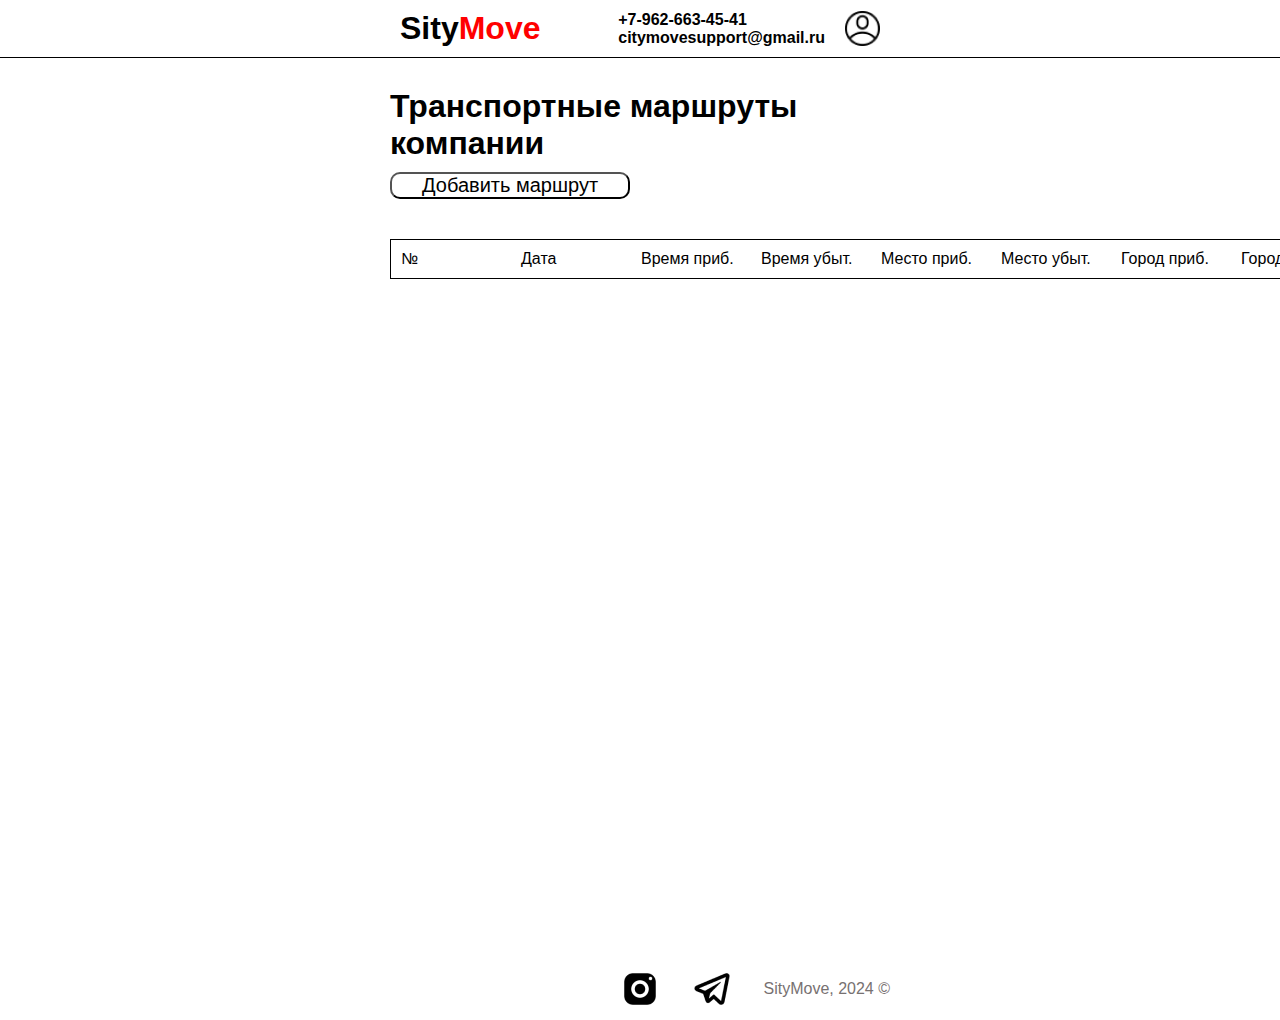
<file: html/yprav.html>
<!DOCTYPE html>
<html lang="en">
<head>
    <meta charset="UTF-8">
    <meta name="viewport" content="width=device-width, initial-scale=1.0">
    <title>SityMove</title>
    <link rel="stylesheet" href="../css/style.css">
</head>
<body>
    <!-- Навигация страницы -->
    <header>
        <div class="header">
            <div class="logo">
                <a href="../indexmain.html"><h1 class="logo_h1">Sity<span class="logo_span">Move</span></h1></a>
            </div>
            <div class="nav">
                <div class="contact">
                    <p class="info">+7-962-663-45-41</p>
                    <p class="info">citymovesupport@gmail.ru</p>
                </div>
                <button class="profile_img"></button>
            </div>
        </div>
    </header>
    <section class="page">
        <div class="namePage"><h1>Транспортные маршруты компании</h1></div>
        <button class="add_car" onclick="window.location.href='../html/addmarshrut.html'">Добавить маршрут</button>
        <table class="routes">
            <tr>
                <td>№</td>
                <td>Дата</td>
                <td>Время приб.</td>
                <td>Время убыт.</td>
                <td>Место приб.</td>
                <td>Место убыт.</td>
                <td>Город приб.</td>
                <td>Город убыт.</td>
                <td>Цена</td>
               <td></td>
            </tr>
            
        </table>
    </section>
    <footer>
        <div class="footer">
            <img class="footer_img" src="../img/image 14.png" alt="">
            <img class="footer_img" src="../img/image 15.png" alt="">
            <p class="footer_text">SityMove, 2024 ©</p>
        </div>
    </footer>

    <script>
        fetch('http://85.193.85.147:5000/TransportRoutes/RoutesList', {
                method: 'GET',
                headers: {
                    'Content-Type': 'application/json'
                }
            })
            .then(response => {
                if (!response.ok) {
                    throw new Error('Ошибка сети');
                }
                return response.json();
            })
            .then(data => {
                const cardContainer = document.querySelector('.routes');
                

                data.forEach(rout => {
                    const row = document.createElement('tr');
                    row.dataset.id = rout.Id;
                // Создать содержимое карточки на основе данных предложения
                const content = `
                        <td>${rout.Id}</td>
                        <td>${rout.Date}</td>
                        <td>${rout.ArrivalTime}</td>
                        <td>${rout.DepartureTime}</td>
                        <td>${rout.PlaceArrival}</td>
                        <td>${rout.PlaceDeparture}</td>
                        <td>${rout.CityArrival}</td>
                        <td>${rout.CityDeparture}</td>
                        <td>${rout.Cost}</td>
                        <td class="img_td"><img class="edit-icon" src="../img/image 16.png" alt="" data-id="${rout.Id}"></td>
                        <td class="img_td1"><img class="delete-icon" src="../img/image 17.png" alt="" data-id="${rout.Id}"></td>
                `;
                row.innerHTML = content;
                cardContainer.appendChild(row);

                const editIcons = document.querySelectorAll('.img_td');
                    editIcons.forEach(icon => {
                        icon.addEventListener('click', function(event) {
                            const id = event.target.dataset.id;
                            window.location.href = `../html/editmarshrut.html?id=${id}`;
                    });
                });

                const deleteIcons = document.querySelectorAll('.img_td1');
                deleteIcons.forEach(icon => {
                icon.addEventListener('click', function(event) {
                    const id = event.target.dataset.id;
                    console.log(id);
                    deleteRoute(id);
                });
            });
            });
            })
            .catch(error => {
                console.error('Ошибка:', error);
            });

            function deleteRoute(id) {
            fetch(`http://85.193.85.147:5000/TransportRoutes/DeleteRoutes?Id=${id}`, {
                method: 'DELETE',
                headers: {
                    'Content-Type': 'application/json'
                }
            })
            .then(response => {
                if (!response.ok) {
                    throw new Error('Ошибка удаления');
                }
                location.reload();
            })
            .then(data => {
                console.log('Маршрут успешно удален', data);
                
                // Удалить элемент из DOM
                
            })
            .catch(error => {
                console.error('Ошибка:', error);
            });
        }
    </script>

</body>
</html>
</file>
<file: css/style.css>
*{
    margin: 0;
    padding: 0;
    text-decoration: none;
    list-style-type: none;
    font-family:'Segoe UI', Tahoma, Geneva, Verdana, sans-serif;
}
html{
    scroll-behavior: smooth;
}
header{
    width: 100%;
    border-bottom: 1px solid #000;
}
.header{
    margin: 0 390px;
    padding: 10px;
    display: flex;
    justify-content: space-between;
    align-items: center;
}
.logo_h1{
    color: #000;
    font-size: 32px;
}
.logo_span{
    color: #ff0000;
}
.nav{
    display: flex;
    align-items: center;
    gap: 20px;
}
.info{
    font-size: 16px;
    font-weight: bold;
}
.profile_img{
    background: url('../img/profile.png');
    width: 35px;
    height: 35px;
    border: none;
    cursor: pointer;
}
.main{
    background: url('../img/back1.png');
    background-size: cover;
    height: 629px;
    width: 100%;
}
.slogan{
    padding-top: 240px;
    color: #fff;
    font-size: 26px;
    text-align: center;
}
.table{
    margin-top: 20px;
    display: flex;
    justify-content: center;
    align-items: center;
}
.input_table_link{
    padding: 9px;
    background: #ff0000;
    color: #fff;
    width: 150px;
    cursor: pointer;
    border-radius: 0 10px 10px 0px;
}
.input_table{
    padding: 10px;
    border: 1px solid #000;
    text-align: center;
}
.date{
    padding: 9px;
}
.one{
    border-radius: 10px 0 0  10px;
}
.about{
    width: 100%;
}
.card{
    padding: 100px 0;
    gap: 40px;
    display: flex;
    justify-content: center;
}
.card_item{
    text-align: center;
    width: 300px;
}
.card_text{
    padding-top: 10px;
    width: 300px;
}
.information{
    background: url('../img/back2.png');
    height: 500px;
    width: 100%;
    background-size: cover;
}
.information_card{
    padding-top: 100px;
    margin: 0 390px;
    display: flex;
    justify-content: space-between;
}
.card_info{
    background: #fff;
    width: 360px;
    height: 350px;
    text-align: center;
    border-radius: 50px;
}
.card_info h4{
    padding-top: 20px;
}
.text_card_info{
    padding: 10px
}
.footer{
    padding: 10px 0;
    margin: 0 390px;
    display: flex;
    justify-content: end;
    align-items: center;
    gap: 30px
}
.footer_text{
    color: #777171;
}
.lk{
    display: grid;
    justify-content: center;
}
.lk_main{
    width: 910px;
    height: 180px;
}
.lk_info{
    border: 1px solid #000;
    border-radius: 15px;
    display: flex;
    padding-left: 30px;
    justify-content: space-between;
    align-items: center;
    
}
.name{
    display: grid;
    gap: 30px;
}
.lk_logo{
    font-size: 34px;
    margin: 30px 0;
}
.name h1{
    font-size: 34px;
}
.name p{
    font-weight: 700;
}
.settings{
    display: flex;
    justify-content:space-between;
    margin-top: 20px;
}
.show{
    justify-content: start;
    gap: 40px;
}
.lk_link{
    padding: 5px 40px;
    font-weight: 700;
    border: 1px solid #000;
    color: #000;
    border-radius: 10px;
}
.overlai{
    position: absolute;
    right: 390px;
    width: 250px;
    height: 100px;
    background: #fff;
    border-radius: 10px;
    display: none;
}
.active{
    display: block;
}
.overlai_nav{
    display: grid;
    gap: 10px;
    justify-content: center;
    padding-top: 10px;
}

.overlai_nav button, a{
    background: transparent;
    border: none;
    cursor: pointer;
    font-size: 20px;
    font-weight: 700;
    color: #000;
}
.line{
    width: 100%;
    height: 1px;
    background-color: #000;
    margin-top: 70px;
}

.registration{
    margin: 0;
    top: 50%;
    left: 50%;
    margin-right: -50%;
   transform: translate(-50%, -50%);
    position: fixed;
    width: 400px;
    height: 500px;
    background: #fff;
    text-align: center;
    font-weight: 700;
    border-radius: 20px;
    display:none;
} 
.activ{
    display: block;
}
.box_name{
    padding-top: 10px;
}
.box_name input{
    padding: 5px;
    width: 190px;
    border-radius: 10px;
}
.box_name_btn{
    padding: 5px;
    border-radius: 10px;
    background: #ff0000;
    color: #fff;
    margin-top: 10px;
    font-size: 20px;
}
.name_reg{
    font-size: 32px;
    padding-top: 30px;
}
.login{
    margin: 0;
    top: 50%;
    left: 50%;
    margin-right: -50%;
   transform: translate(-50%, -50%);
    position: fixed;
    width: 400px;
    height: 300px;
    background: #fff;
    text-align: center;
    font-weight: 700;
    border-radius: 20px;
    display:none;
}
.acti{
    display: block;
}
.page{
    margin: 0 390px;
    height: 100vh;
}
.namePage{
    padding-top: 30px;
}
.block_item_card{
    padding-top: 40px;
    display: grid;
    gap: 20px;
}
.item_card{
    border: 1px solid #000;
    border-radius: 10px;
    padding: 20px;
    transition: 1s;
}
.item_card:hover{
    border: 1px dashed #000;
}
.item_card .top_content{
    display: flex;
    justify-content: space-between;
    border-bottom: 1px solid #000;
}
.top_content p{
    font-weight: 900;
}
.center_content{
    display: flex;
    justify-content: space-between;
    padding-top: 20px;
}
.right_content{
    text-align: right;
}
.bottom_content{
    display: flex;
    justify-content: end;
    padding-top: 20px;
    gap: 20px;
}
.bottom_content .buy{
    background: #ff0000;
    color: #fff;
    padding: 10px;
    border-radius: 10px;
    border: none;
    cursor: pointer;
}
.add_car{
    font-size: 20px;
    padding: 0 30px;
    background: transparent;
    border-radius: 10px;
    margin-top: 10px;
    cursor: pointer;
}
.block_item_park{
    margin-top: 30px;
    display: grid;
    gap: 40px;
}
.item_car{
    display: flex;
    width: 488px;
    border: 1px solid #000;
}
.right_image{
    padding: 10px 20px;
    border-right: 1px solid #000;
}
.right_image img{
    width: 134px;
    height: 80px;
}
.info_car{
    font-weight: 900;
    padding: 10px;
}
.info_car_bottom{
    width: 290px;
    display: flex;
    justify-content: space-between;
    padding-top: 20px;
}

.info_car_bottom img{
    width: 20px;
    height: 20px;
    cursor: pointer;
}
.park{
    display: flex;
    gap: 20px;
    justify-content: space-between;
}
table{
    margin-top: 40px;
    width: 100%;
    border-collapse: collapse;
    text-align: center;
    margin-bottom: 20px;
}
tr{
    display: flex;
    justify-content: space-between;
    border: 1px solid #000;
}
td{
    width: 100px;
    text-align: left;
	padding: 10px;
}
.img_td{
    width: 20px;
    cursor: pointer;
}
.img_td1{
    width: 20px;
    cursor: pointer;
}
td img{
    width: 20px;
}

.form-group {
    margin-bottom: 15px;
}

label {
    display: block;
    margin-bottom: 5px;
}

.textarea {
    width: 100%;
    padding: 8px;
    border: 1px solid #ccc;
    border-radius: 4px;
}

.btn {
    padding: 8px 16px;
    background-color: red;
    color: white;
    border: none;
    border-radius: 4px;
    cursor: pointer;
}

.btn:hover {
    background-color: red;
}
.container1 {
    max-width: 600px; /* Измените значение на желаемую ширину */
    margin: 0 auto; /* Центрировать контейнер по горизонтали */
    padding: 20px;
}
.text12 {
    padding: 20px;
    text-align: center;
}
</file>
